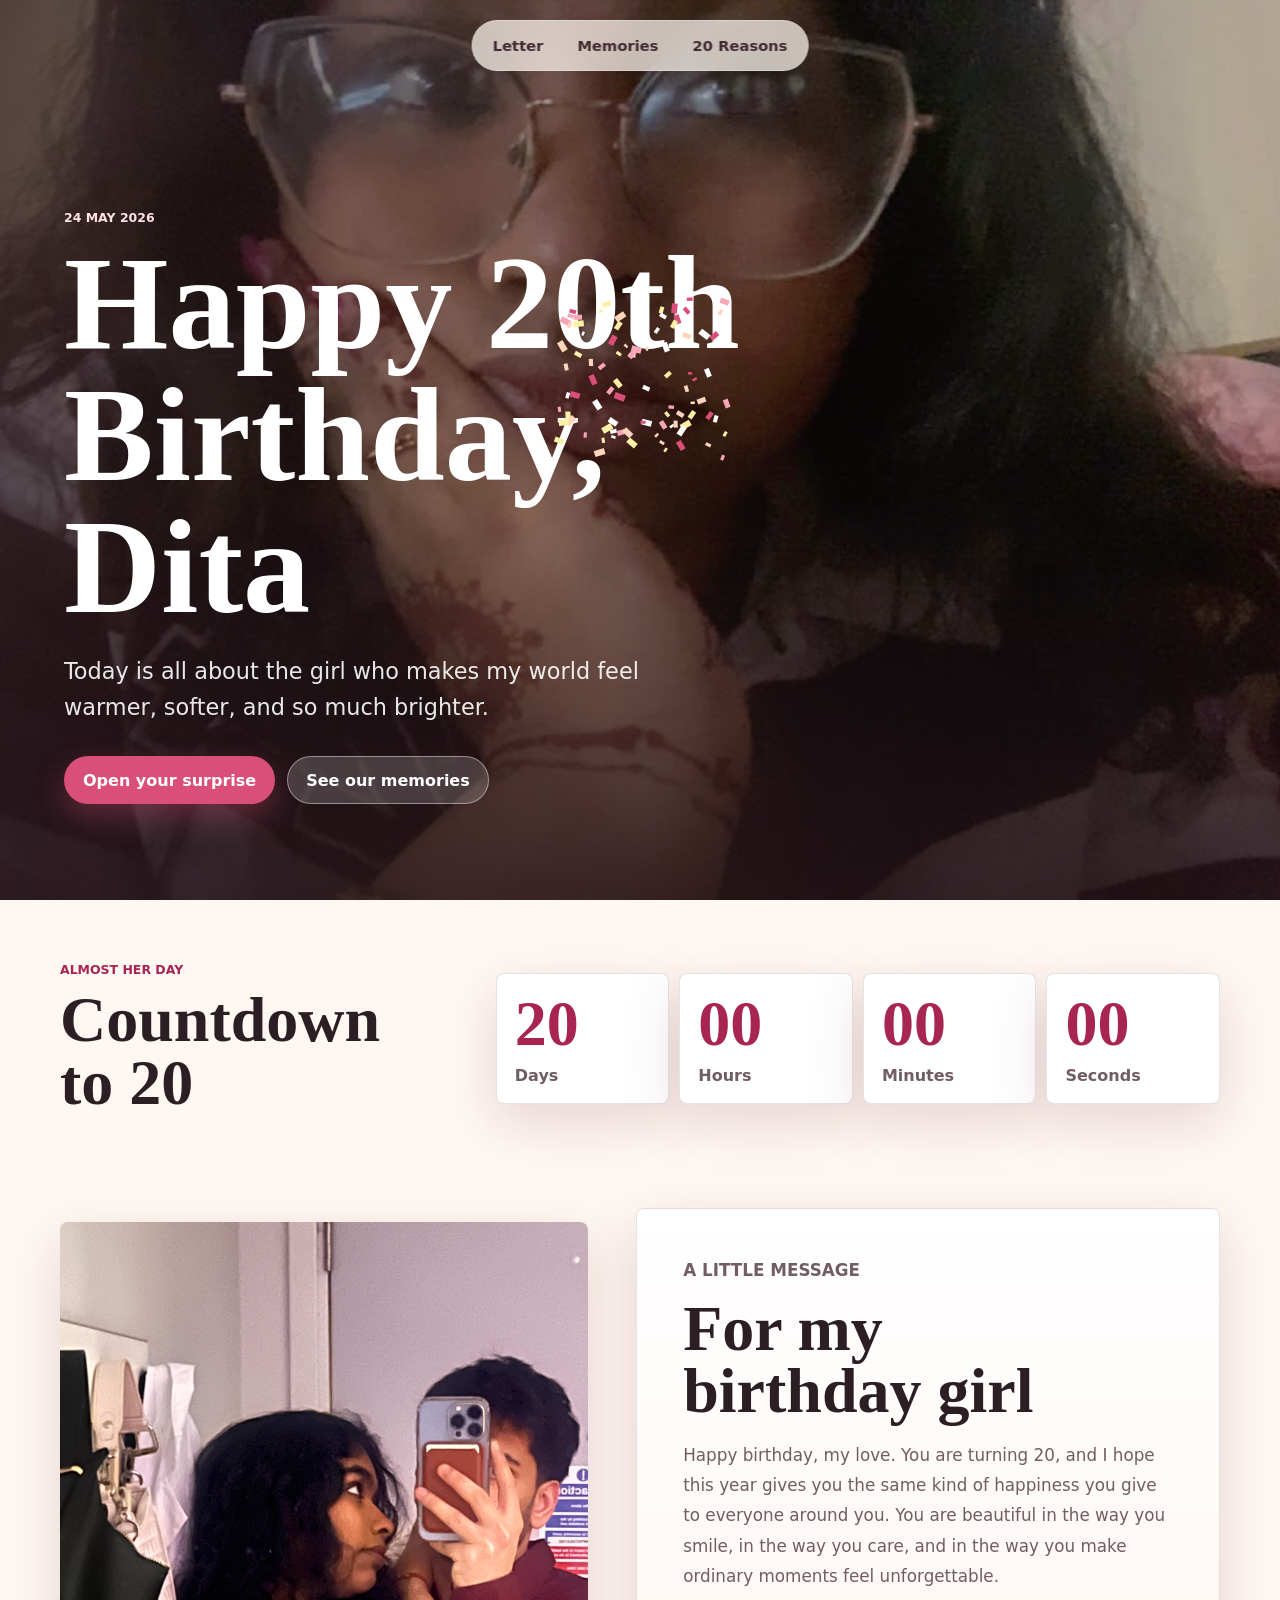
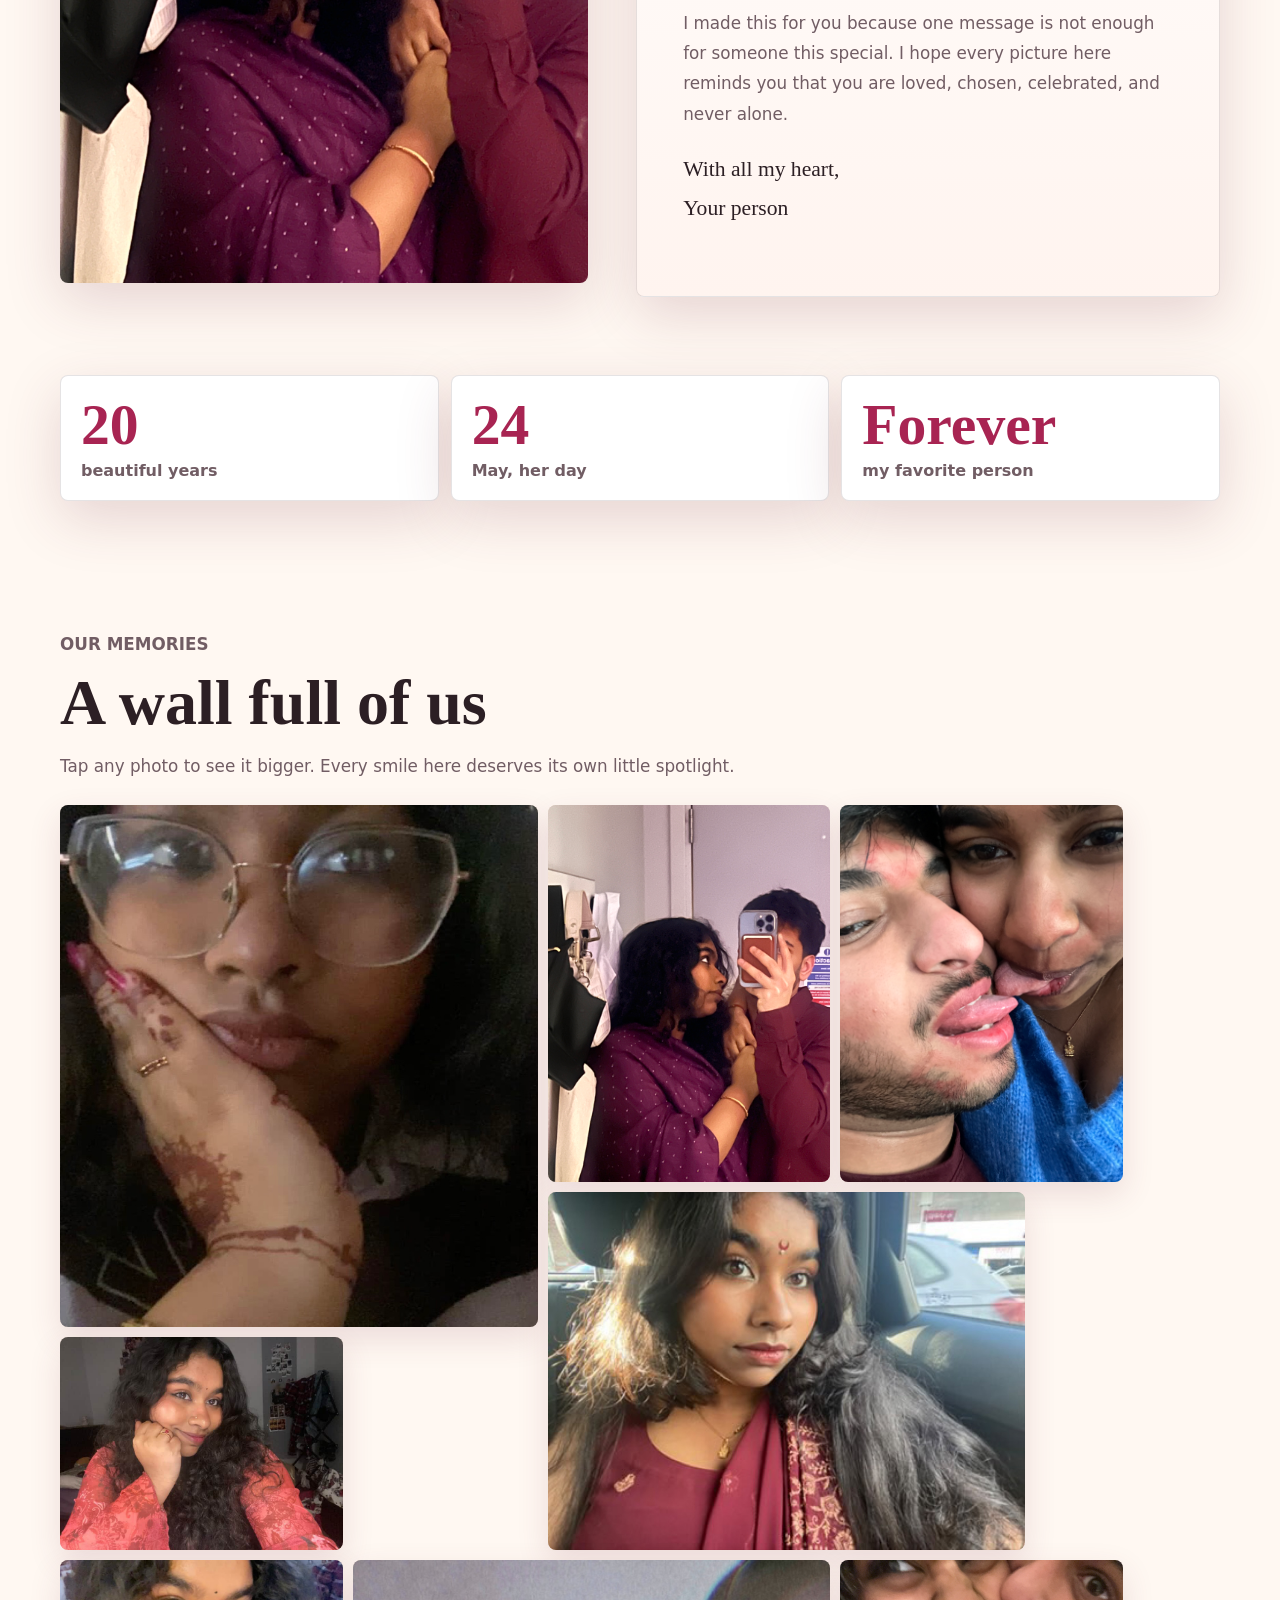
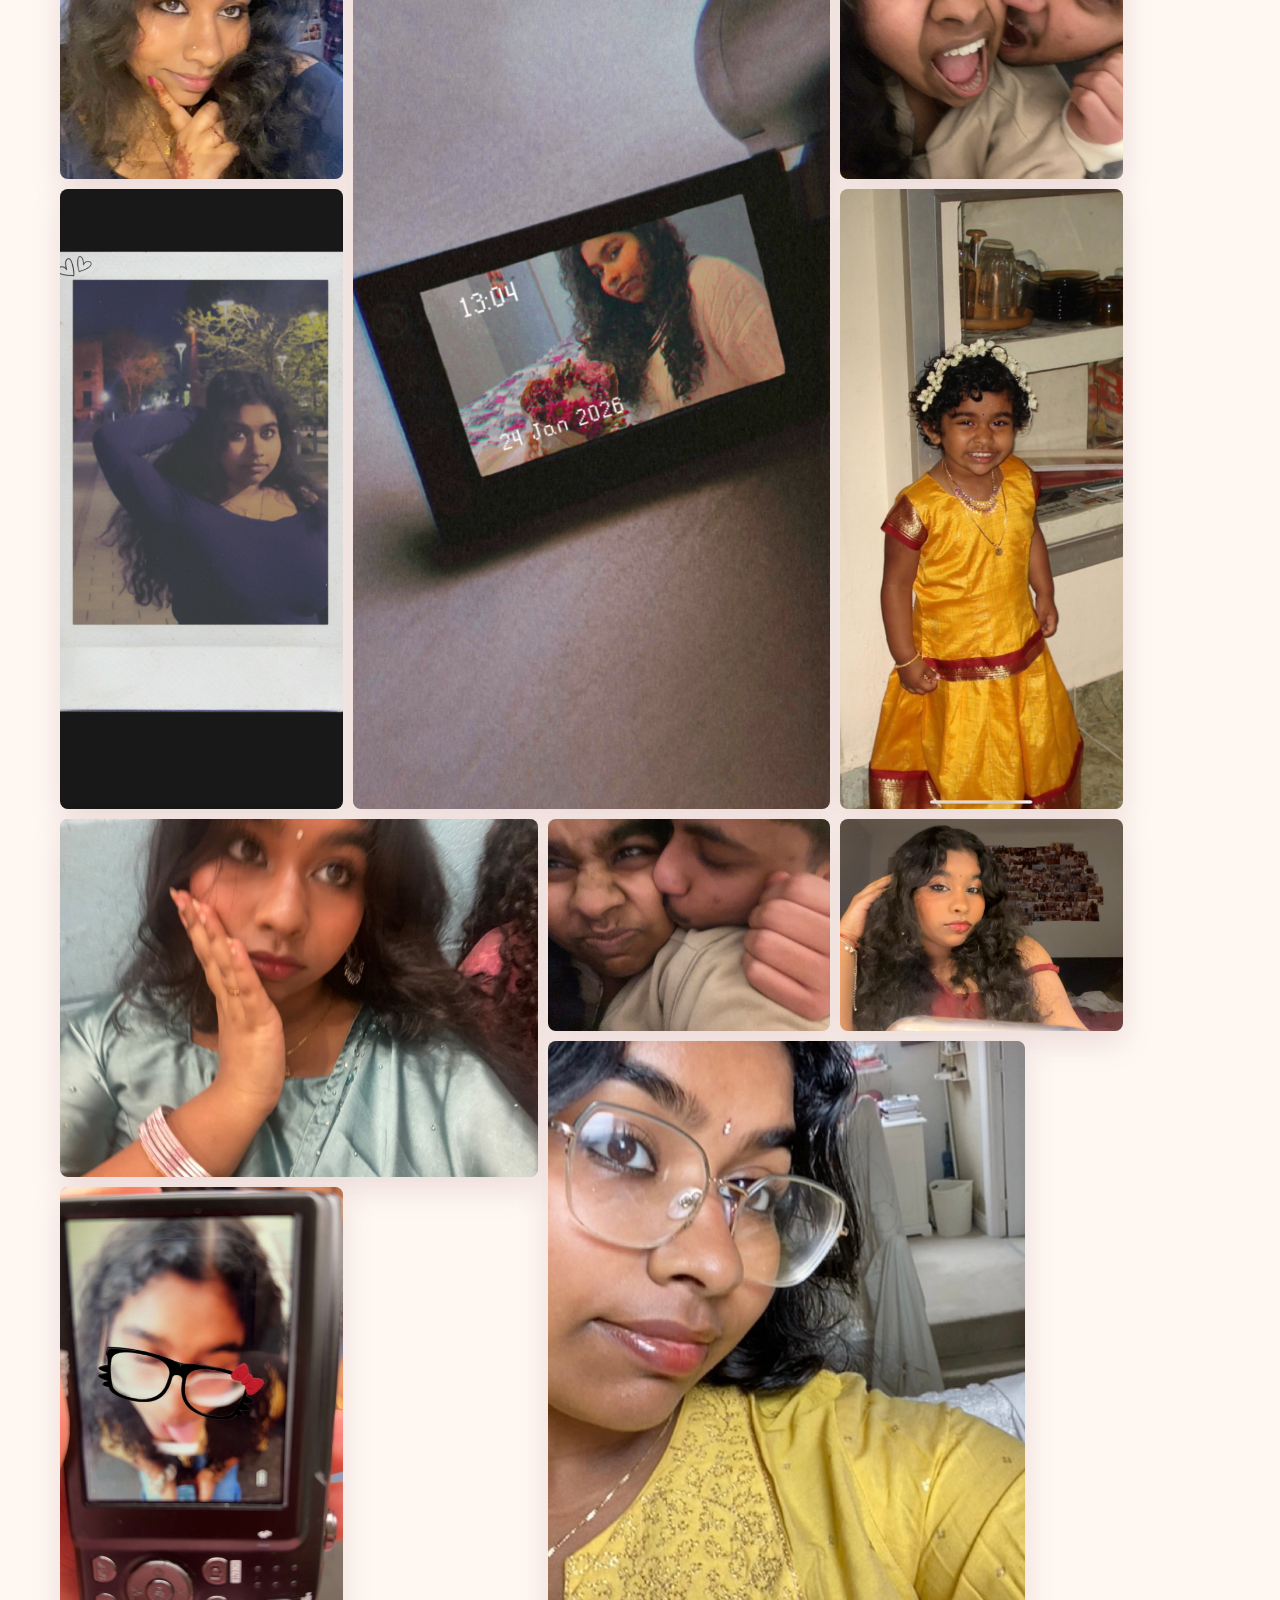
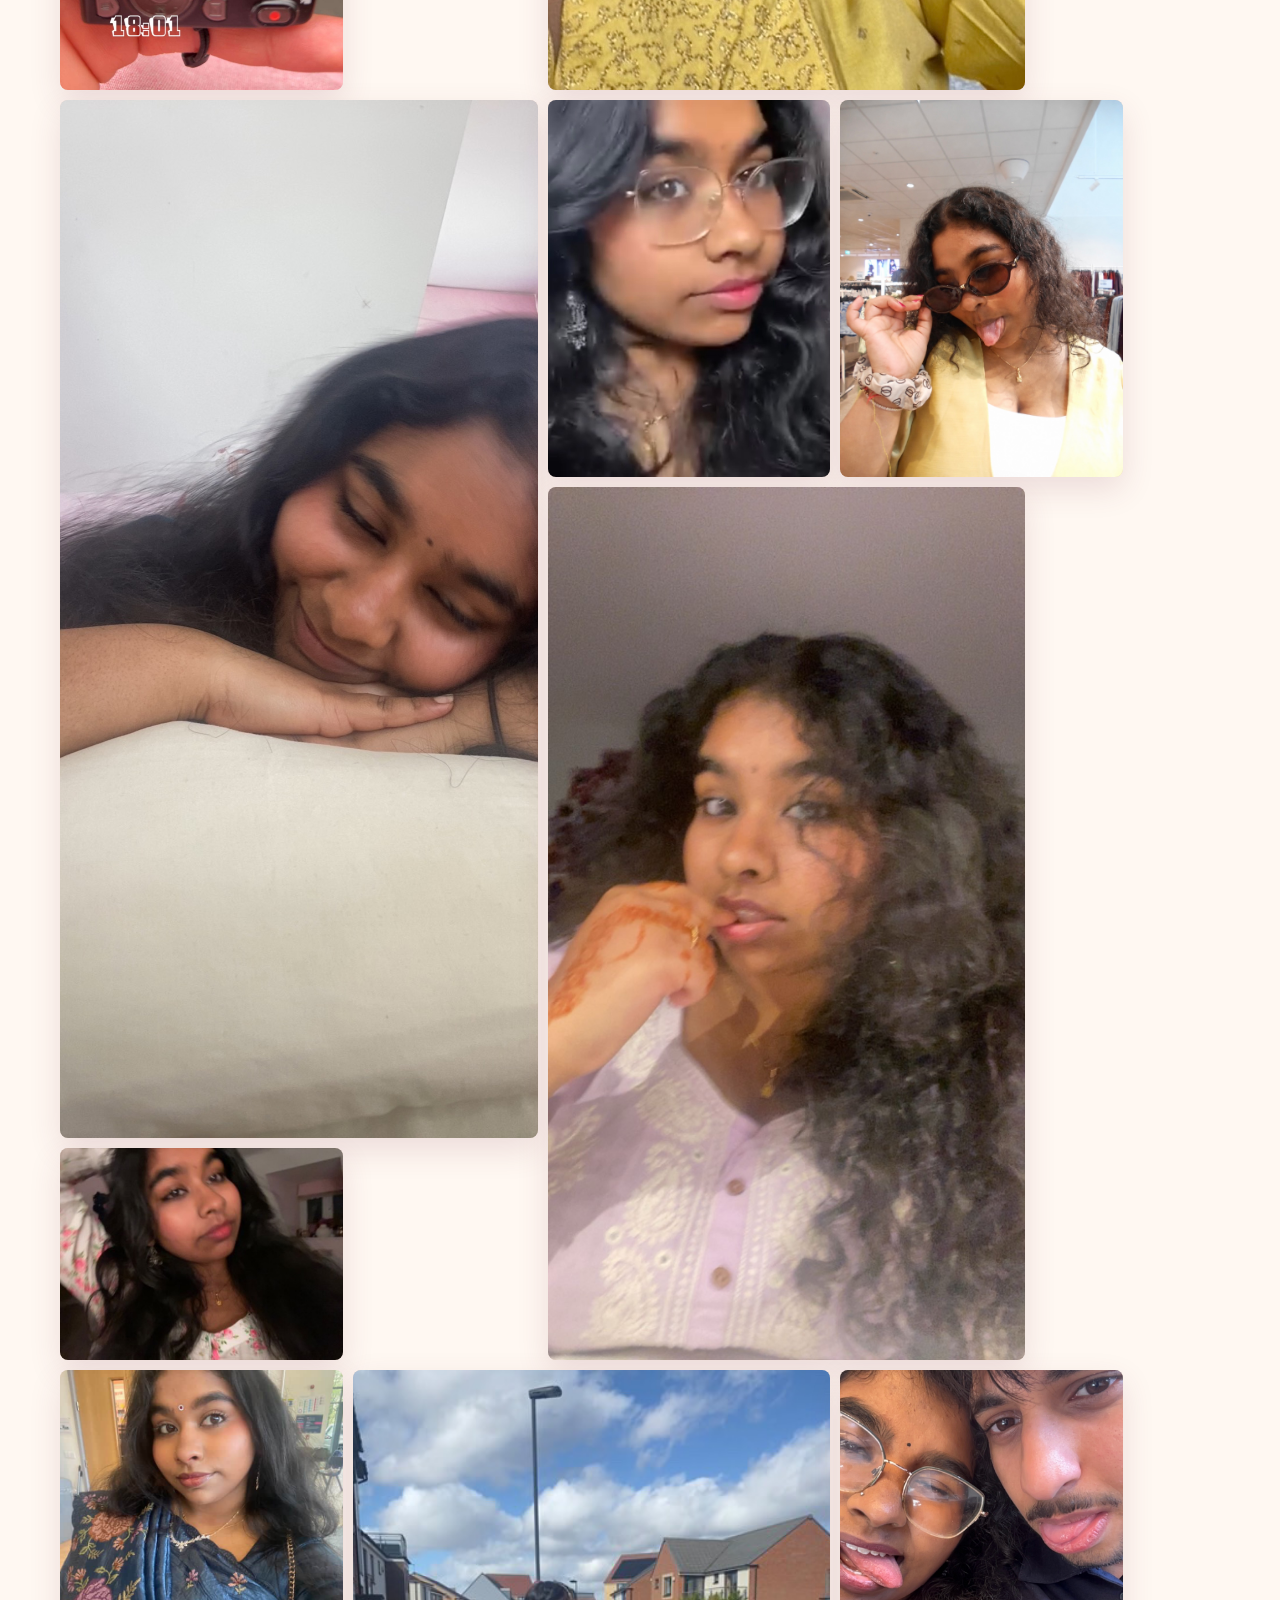
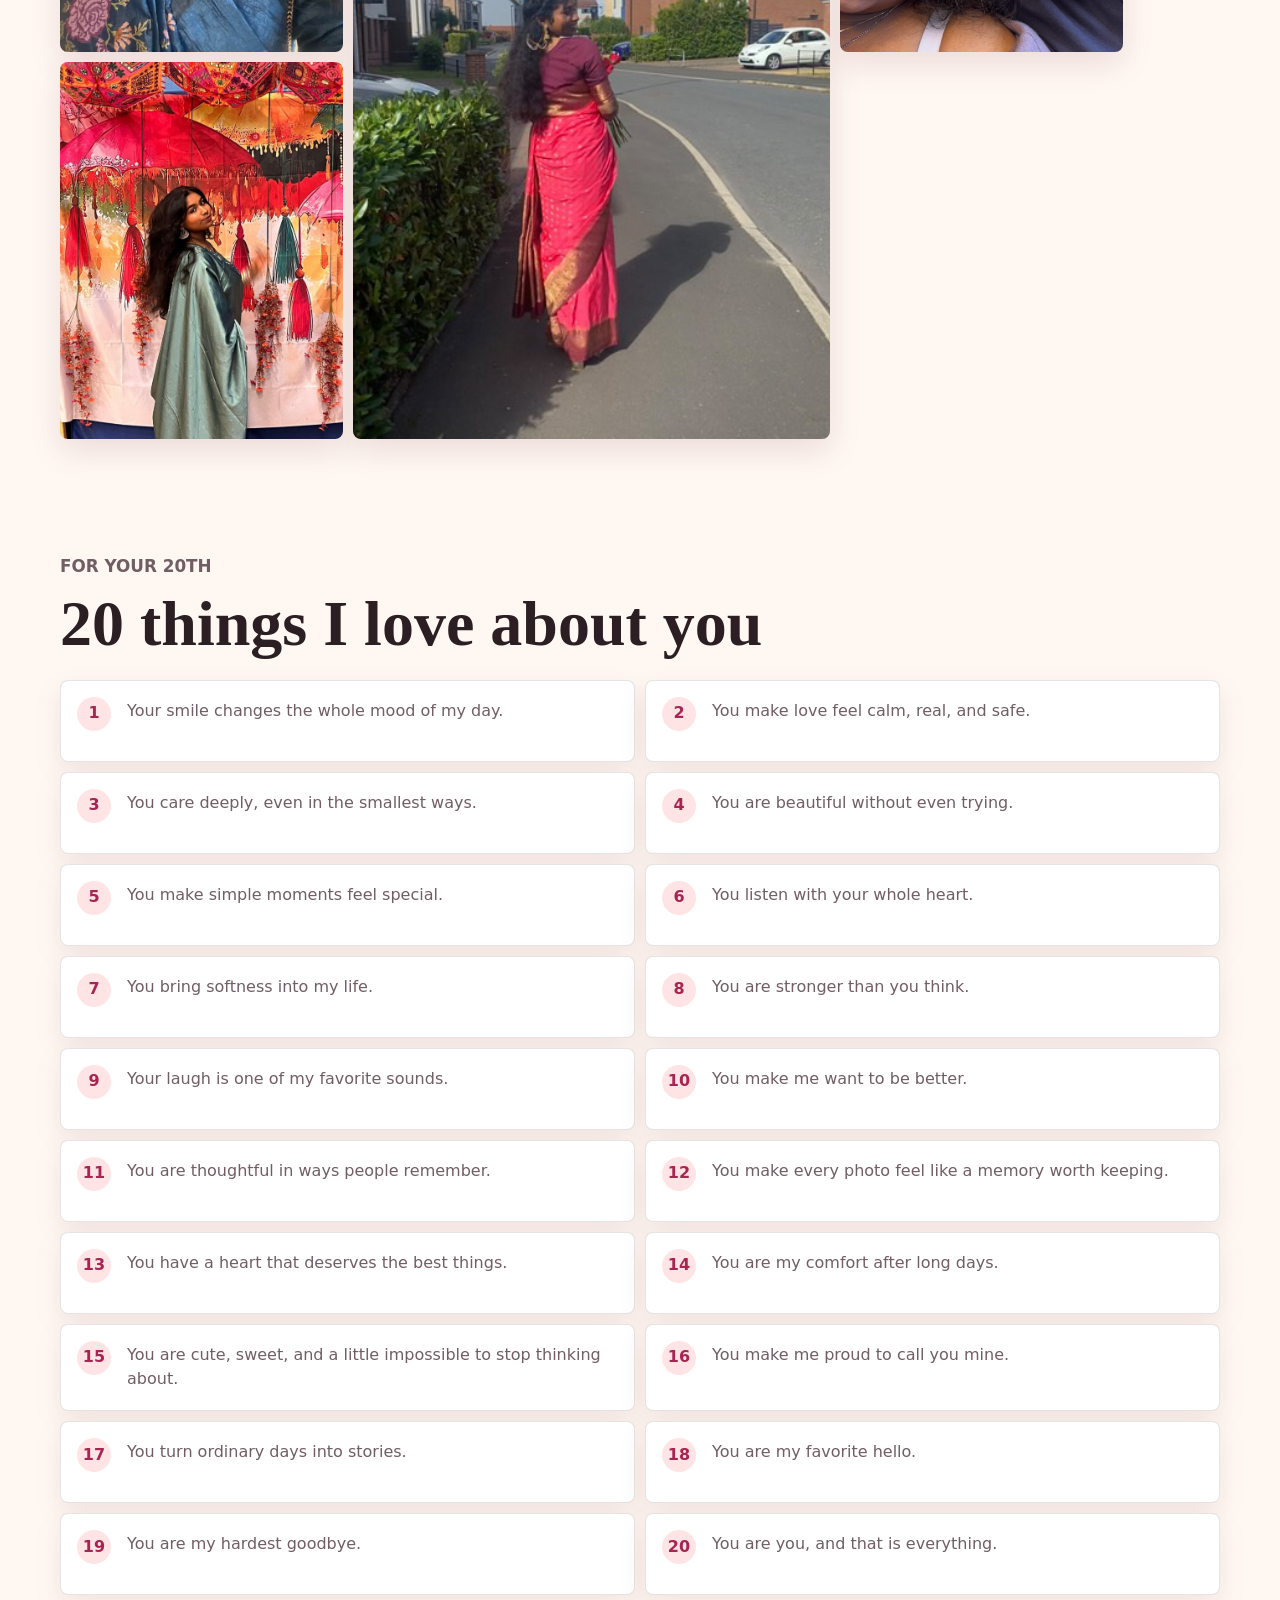
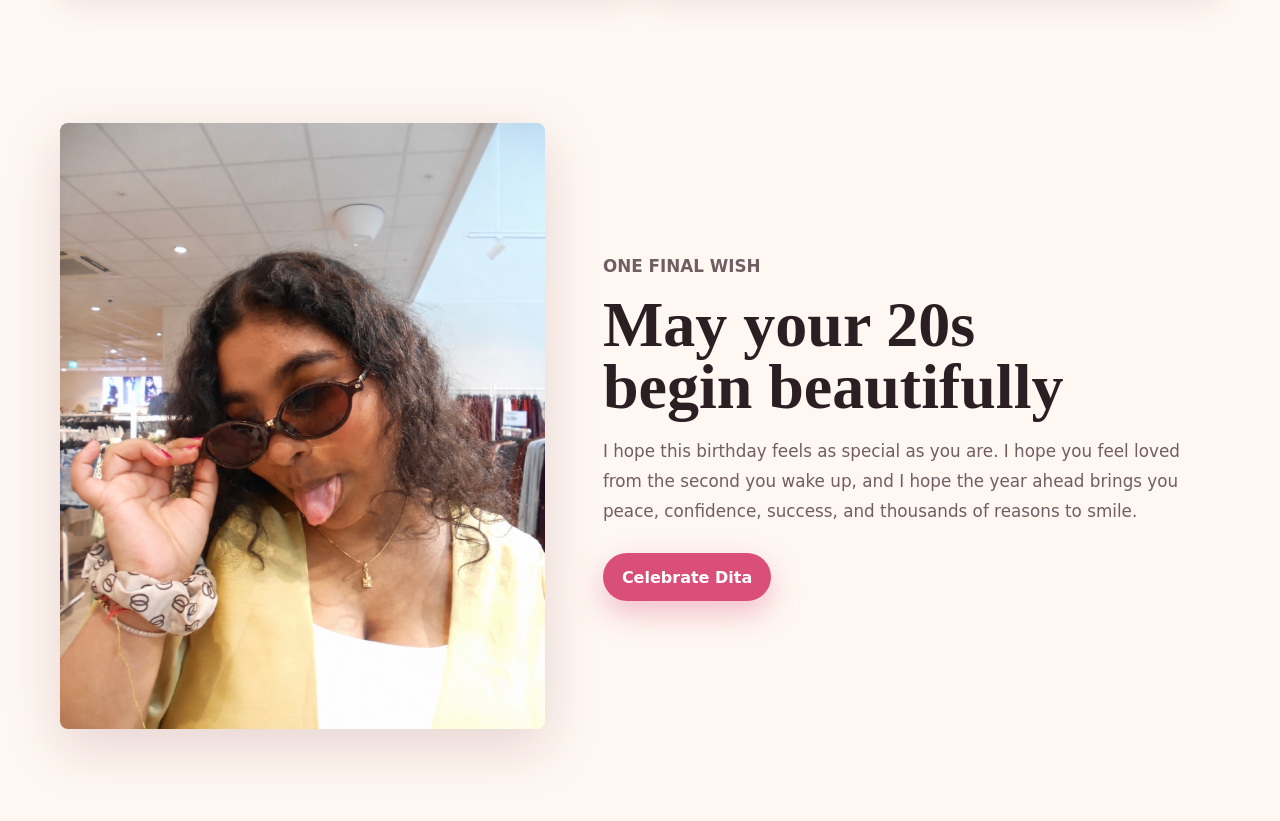
<file: index.html>
<!DOCTYPE html>
<html lang="en">
<head>
  <meta charset="UTF-8">
  <meta name="viewport" content="width=device-width, initial-scale=1.0">
  <meta name="description" content="A birthday website made for Dita's 20th birthday on 24 May 2026.">
  <title>Happy 20th Birthday, Dita</title>
  <link rel="stylesheet" href="styles.css">
</head>
<body>
  <canvas class="confetti" aria-hidden="true"></canvas>

  <header class="hero" id="top">
    <nav class="nav" aria-label="Birthday sections">
      <a href="#letter">Letter</a>
      <a href="#memories">Memories</a>
      <a href="#reasons">20 Reasons</a>
    </nav>

    <div class="hero-media" aria-hidden="true">
      <img src="assets/photos/photo-01.jpg" alt="">
    </div>

    <section class="hero-copy">
      <p class="eyebrow">24 May 2026</p>
      <h1>Happy 20th Birthday, Dita</h1>
      <p class="subtitle">Today is all about the girl who makes my world feel warmer, softer, and so much brighter.</p>
      <div class="hero-actions">
        <a class="button primary" href="#letter">Open your surprise</a>
        <a class="button secondary" href="#memories">See our memories</a>
      </div>
    </section>
  </header>

  <main>
    <section class="countdown-section" aria-labelledby="countdown-title">
      <div>
        <p class="section-kicker">Almost her day</p>
        <h2 id="countdown-title">Countdown to 20</h2>
      </div>
      <div class="countdown" aria-live="polite">
        <div><strong id="days">00</strong><span>Days</span></div>
        <div><strong id="hours">00</strong><span>Hours</span></div>
        <div><strong id="minutes">00</strong><span>Minutes</span></div>
        <div><strong id="seconds">00</strong><span>Seconds</span></div>
      </div>
    </section>

    <section class="letter-section" id="letter" aria-labelledby="letter-title">
      <div class="letter-image">
        <img src="assets/photos/photo-02.jpg" alt="A special memory together">
      </div>
      <article class="letter">
        <p class="section-kicker">A little message</p>
        <h2 id="letter-title">For my birthday girl</h2>
        <p>
          Happy birthday, my love. You are turning 20, and I hope this year gives you the same kind of happiness
          you give to everyone around you. You are beautiful in the way you smile, in the way you care, and in the
          way you make ordinary moments feel unforgettable.
        </p>
        <p>
          I made this for you because one message is not enough for someone this special. I hope every picture here
          reminds you that you are loved, chosen, celebrated, and never alone.
        </p>
        <p class="signature">With all my heart,<br>Your person</p>
      </article>
    </section>

    <section class="feature-strip" aria-label="Birthday highlights">
      <div>
        <strong>20</strong>
        <span>beautiful years</span>
      </div>
      <div>
        <strong>24</strong>
        <span>May, her day</span>
      </div>
      <div>
        <strong>Forever</strong>
        <span>my favorite person</span>
      </div>
    </section>

    <section class="gallery-section" id="memories" aria-labelledby="gallery-title">
      <div class="section-heading">
        <p class="section-kicker">Our memories</p>
        <h2 id="gallery-title">A wall full of us</h2>
        <p>Tap any photo to see it bigger. Every smile here deserves its own little spotlight.</p>
      </div>
      <div class="gallery" id="gallery"></div>
    </section>

    <section class="reasons-section" id="reasons" aria-labelledby="reasons-title">
      <div class="section-heading">
        <p class="section-kicker">For your 20th</p>
        <h2 id="reasons-title">20 things I love about you</h2>
      </div>
      <ol class="reasons-list">
        <li>Your smile changes the whole mood of my day.</li>
        <li>You make love feel calm, real, and safe.</li>
        <li>You care deeply, even in the smallest ways.</li>
        <li>You are beautiful without even trying.</li>
        <li>You make simple moments feel special.</li>
        <li>You listen with your whole heart.</li>
        <li>You bring softness into my life.</li>
        <li>You are stronger than you think.</li>
        <li>Your laugh is one of my favorite sounds.</li>
        <li>You make me want to be better.</li>
        <li>You are thoughtful in ways people remember.</li>
        <li>You make every photo feel like a memory worth keeping.</li>
        <li>You have a heart that deserves the best things.</li>
        <li>You are my comfort after long days.</li>
        <li>You are cute, sweet, and a little impossible to stop thinking about.</li>
        <li>You make me proud to call you mine.</li>
        <li>You turn ordinary days into stories.</li>
        <li>You are my favorite hello.</li>
        <li>You are my hardest goodbye.</li>
        <li>You are you, and that is everything.</li>
      </ol>
    </section>

    <section class="wish-section" aria-labelledby="wish-title">
      <img src="assets/photos/photo-18.jpg" alt="Birthday memory">
      <div>
        <p class="section-kicker">One final wish</p>
        <h2 id="wish-title">May your 20s begin beautifully</h2>
        <p>
          I hope this birthday feels as special as you are. I hope you feel loved from the second you wake up,
          and I hope the year ahead brings you peace, confidence, success, and thousands of reasons to smile.
        </p>
        <button class="button primary" id="celebrateButton" type="button">Celebrate Dita</button>
      </div>
    </section>
  </main>

  <div class="lightbox" id="lightbox" aria-hidden="true">
    <button class="lightbox-close" type="button" aria-label="Close photo">×</button>
    <img src="assets/photos/photo-01.jpg" alt="Selected memory">
  </div>

  <script src="script.js"></script>
</body>
</html>
</file>
<file: styles.css>
:root {
  --ink: #2c1f24;
  --muted: #715d64;
  --rose: #d94f79;
  --rose-dark: #a82452;
  --cream: #fff8f2;
  --blush: #ffe4e5;
  --peach: #ffd4bd;
  --line: rgba(44, 31, 36, 0.12);
  --shadow: 0 18px 55px rgba(118, 49, 68, 0.18);
}

* {
  box-sizing: border-box;
}

html {
  scroll-behavior: smooth;
}

body {
  margin: 0;
  background: var(--cream);
  color: var(--ink);
  font-family: Inter, ui-sans-serif, system-ui, -apple-system, BlinkMacSystemFont, "Segoe UI", sans-serif;
}

img {
  display: block;
  max-width: 100%;
}

a {
  color: inherit;
}

.confetti {
  position: fixed;
  inset: 0;
  z-index: 30;
  pointer-events: none;
}

.hero {
  position: relative;
  min-height: 100svh;
  display: grid;
  align-items: end;
  padding: 24px clamp(18px, 5vw, 72px) clamp(42px, 9vw, 96px);
  overflow: hidden;
  isolation: isolate;
}

.hero::after {
  content: "";
  position: absolute;
  inset: 0;
  z-index: -1;
  background:
    linear-gradient(90deg, rgba(38, 20, 26, 0.72), rgba(38, 20, 26, 0.24) 55%, rgba(38, 20, 26, 0.08)),
    linear-gradient(0deg, rgba(38, 20, 26, 0.72), transparent 45%);
}

.hero-media {
  position: absolute;
  inset: 0;
  z-index: -2;
}

.hero-media img {
  width: 100%;
  height: 100%;
  object-fit: cover;
}

.nav {
  position: absolute;
  top: 20px;
  left: 50%;
  z-index: 2;
  display: flex;
  gap: 6px;
  padding: 6px;
  transform: translateX(-50%);
  border: 1px solid rgba(255, 255, 255, 0.28);
  border-radius: 999px;
  background: rgba(255, 248, 242, 0.72);
  backdrop-filter: blur(14px);
  box-shadow: 0 10px 34px rgba(34, 20, 24, 0.18);
}

.nav a {
  padding: 10px 14px;
  border-radius: 999px;
  color: #432b33;
  font-size: 0.92rem;
  font-weight: 750;
  text-decoration: none;
}

.nav a:hover {
  background: white;
}

.hero-copy {
  max-width: 760px;
  color: white;
}

.eyebrow,
.section-kicker {
  margin: 0 0 12px;
  color: var(--rose-dark);
  font-size: 0.78rem;
  font-weight: 850;
  text-transform: uppercase;
}

.hero-copy .eyebrow {
  color: #ffe0e7;
}

h1,
h2 {
  margin: 0;
  font-family: Georgia, "Times New Roman", serif;
  line-height: 0.98;
}

h1 {
  max-width: 820px;
  font-size: clamp(3.3rem, 12vw, 8.4rem);
  text-wrap: balance;
}

h2 {
  font-size: clamp(2rem, 5vw, 4.7rem);
  text-wrap: balance;
}

.subtitle {
  max-width: 640px;
  margin: 22px 0 0;
  color: rgba(255, 255, 255, 0.9);
  font-size: clamp(1.05rem, 2.2vw, 1.4rem);
  line-height: 1.6;
}

.hero-actions {
  display: flex;
  flex-wrap: wrap;
  gap: 12px;
  margin-top: 30px;
}

.button {
  display: inline-flex;
  align-items: center;
  justify-content: center;
  min-height: 48px;
  padding: 0 18px;
  border: 1px solid transparent;
  border-radius: 999px;
  font: inherit;
  font-weight: 850;
  text-decoration: none;
  cursor: pointer;
  transition: transform 180ms ease, box-shadow 180ms ease, background 180ms ease;
}

.button:hover {
  transform: translateY(-2px);
}

.button.primary {
  background: var(--rose);
  color: white;
  box-shadow: 0 12px 30px rgba(217, 79, 121, 0.34);
}

.button.secondary {
  border-color: rgba(255, 255, 255, 0.42);
  background: rgba(255, 255, 255, 0.18);
  color: white;
}

main {
  overflow: hidden;
}

.countdown-section,
.letter-section,
.gallery-section,
.reasons-section,
.wish-section {
  width: min(1160px, calc(100% - 36px));
  margin: 0 auto;
}

.countdown-section {
  display: grid;
  grid-template-columns: minmax(220px, 0.8fr) 1.4fr;
  gap: 22px;
  align-items: center;
  padding: 62px 0 34px;
}

.countdown {
  display: grid;
  grid-template-columns: repeat(4, 1fr);
  gap: 10px;
}

.countdown div,
.feature-strip div {
  border: 1px solid var(--line);
  border-radius: 8px;
  background: white;
  box-shadow: var(--shadow);
}

.countdown div {
  min-height: 110px;
  padding: 18px;
}

.countdown strong {
  display: block;
  color: var(--rose-dark);
  font-family: Georgia, "Times New Roman", serif;
  font-size: clamp(2rem, 5vw, 4.2rem);
  line-height: 1;
}

.countdown span {
  display: block;
  margin-top: 10px;
  color: var(--muted);
  font-weight: 800;
}

.letter-section {
  display: grid;
  grid-template-columns: 0.95fr 1.05fr;
  gap: clamp(18px, 4vw, 48px);
  align-items: center;
  padding: 60px 0;
}

.letter-image img,
.wish-section img {
  width: 100%;
  aspect-ratio: 4 / 5;
  object-fit: cover;
  border-radius: 8px;
  box-shadow: var(--shadow);
}

.letter {
  padding: clamp(22px, 4vw, 46px);
  border: 1px solid var(--line);
  border-radius: 8px;
  background: linear-gradient(180deg, white, #fff4ef);
  box-shadow: var(--shadow);
}

.letter p,
.section-heading p,
.wish-section p {
  color: var(--muted);
  font-size: 1.05rem;
  line-height: 1.8;
}

.signature {
  color: var(--ink) !important;
  font-family: Georgia, "Times New Roman", serif;
  font-size: 1.35rem !important;
}

.feature-strip {
  display: grid;
  grid-template-columns: repeat(3, 1fr);
  gap: 12px;
  width: min(1160px, calc(100% - 36px));
  margin: 18px auto 72px;
}

.feature-strip div {
  padding: 20px;
}

.feature-strip strong {
  display: block;
  color: var(--rose-dark);
  font-family: Georgia, "Times New Roman", serif;
  font-size: clamp(2rem, 5vw, 3.6rem);
  line-height: 1;
}

.feature-strip span {
  display: block;
  margin-top: 8px;
  color: var(--muted);
  font-weight: 800;
}

.section-heading {
  max-width: 720px;
  margin-bottom: 24px;
}

.gallery-section,
.reasons-section {
  padding: 56px 0;
}

.gallery {
  display: grid;
  grid-template-columns: repeat(12, 1fr);
  grid-auto-flow: dense;
  gap: 10px;
}

.gallery button {
  min-height: 190px;
  padding: 0;
  border: 0;
  border-radius: 8px;
  background: #ead4ca;
  cursor: pointer;
  overflow: hidden;
  box-shadow: 0 12px 32px rgba(118, 49, 68, 0.14);
}

.gallery button:nth-child(6n + 1),
.gallery button:nth-child(6n + 4) {
  grid-column: span 5;
  grid-row: span 2;
}

.gallery button:nth-child(6n + 2),
.gallery button:nth-child(6n + 3),
.gallery button:nth-child(6n + 5),
.gallery button:nth-child(6n) {
  grid-column: span 3;
}

.gallery img {
  width: 100%;
  height: 100%;
  min-height: inherit;
  object-fit: cover;
  transition: transform 500ms ease;
}

.gallery button:hover img {
  transform: scale(1.05);
}

.reasons-list {
  display: grid;
  grid-template-columns: repeat(2, 1fr);
  gap: 10px;
  margin: 0;
  padding: 0;
  list-style: none;
  counter-reset: reason;
}

.reasons-list li {
  position: relative;
  min-height: 82px;
  padding: 18px 18px 18px 66px;
  border: 1px solid var(--line);
  border-radius: 8px;
  background: white;
  color: var(--muted);
  line-height: 1.55;
  box-shadow: 0 10px 28px rgba(118, 49, 68, 0.1);
  counter-increment: reason;
}

.reasons-list li::before {
  content: counter(reason);
  position: absolute;
  top: 16px;
  left: 16px;
  display: grid;
  width: 34px;
  height: 34px;
  place-items: center;
  border-radius: 50%;
  background: var(--blush);
  color: var(--rose-dark);
  font-weight: 900;
}

.wish-section {
  display: grid;
  grid-template-columns: 0.88fr 1.12fr;
  gap: clamp(20px, 5vw, 58px);
  align-items: center;
  padding: 72px 0 92px;
}

.wish-section .button {
  margin-top: 10px;
}

.lightbox {
  position: fixed;
  inset: 0;
  z-index: 40;
  display: none;
  place-items: center;
  padding: 20px;
  background: rgba(31, 19, 23, 0.84);
}

.lightbox[aria-hidden="false"] {
  display: grid;
}

.lightbox img {
  max-width: min(1080px, 100%);
  max-height: 86svh;
  border-radius: 8px;
  object-fit: contain;
  box-shadow: 0 24px 80px rgba(0, 0, 0, 0.38);
}

.lightbox-close {
  position: fixed;
  top: 18px;
  right: 18px;
  width: 44px;
  height: 44px;
  border: 1px solid rgba(255, 255, 255, 0.36);
  border-radius: 50%;
  background: rgba(255, 255, 255, 0.12);
  color: white;
  font-size: 2rem;
  line-height: 1;
  cursor: pointer;
}

@media (max-width: 820px) {
  .hero {
    min-height: 92svh;
  }

  .nav {
    width: calc(100% - 28px);
    justify-content: center;
  }

  .countdown-section,
  .letter-section,
  .wish-section {
    grid-template-columns: 1fr;
  }

  .countdown,
  .feature-strip,
  .reasons-list {
    grid-template-columns: repeat(2, 1fr);
  }

  .gallery {
    grid-template-columns: repeat(6, 1fr);
  }

  .gallery button,
  .gallery button:nth-child(n) {
    grid-column: span 3;
    min-height: 180px;
  }
}

@media (max-width: 560px) {
  .hero {
    padding-inline: 18px;
  }

  .hero-actions,
  .button {
    width: 100%;
  }

  .countdown,
  .feature-strip,
  .reasons-list {
    grid-template-columns: 1fr;
  }

  .gallery button,
  .gallery button:nth-child(n) {
    grid-column: span 6;
    min-height: 270px;
  }
}

@media (prefers-reduced-motion: reduce) {
  *,
  *::before,
  *::after {
    scroll-behavior: auto !important;
    transition: none !important;
  }
}
</file>
